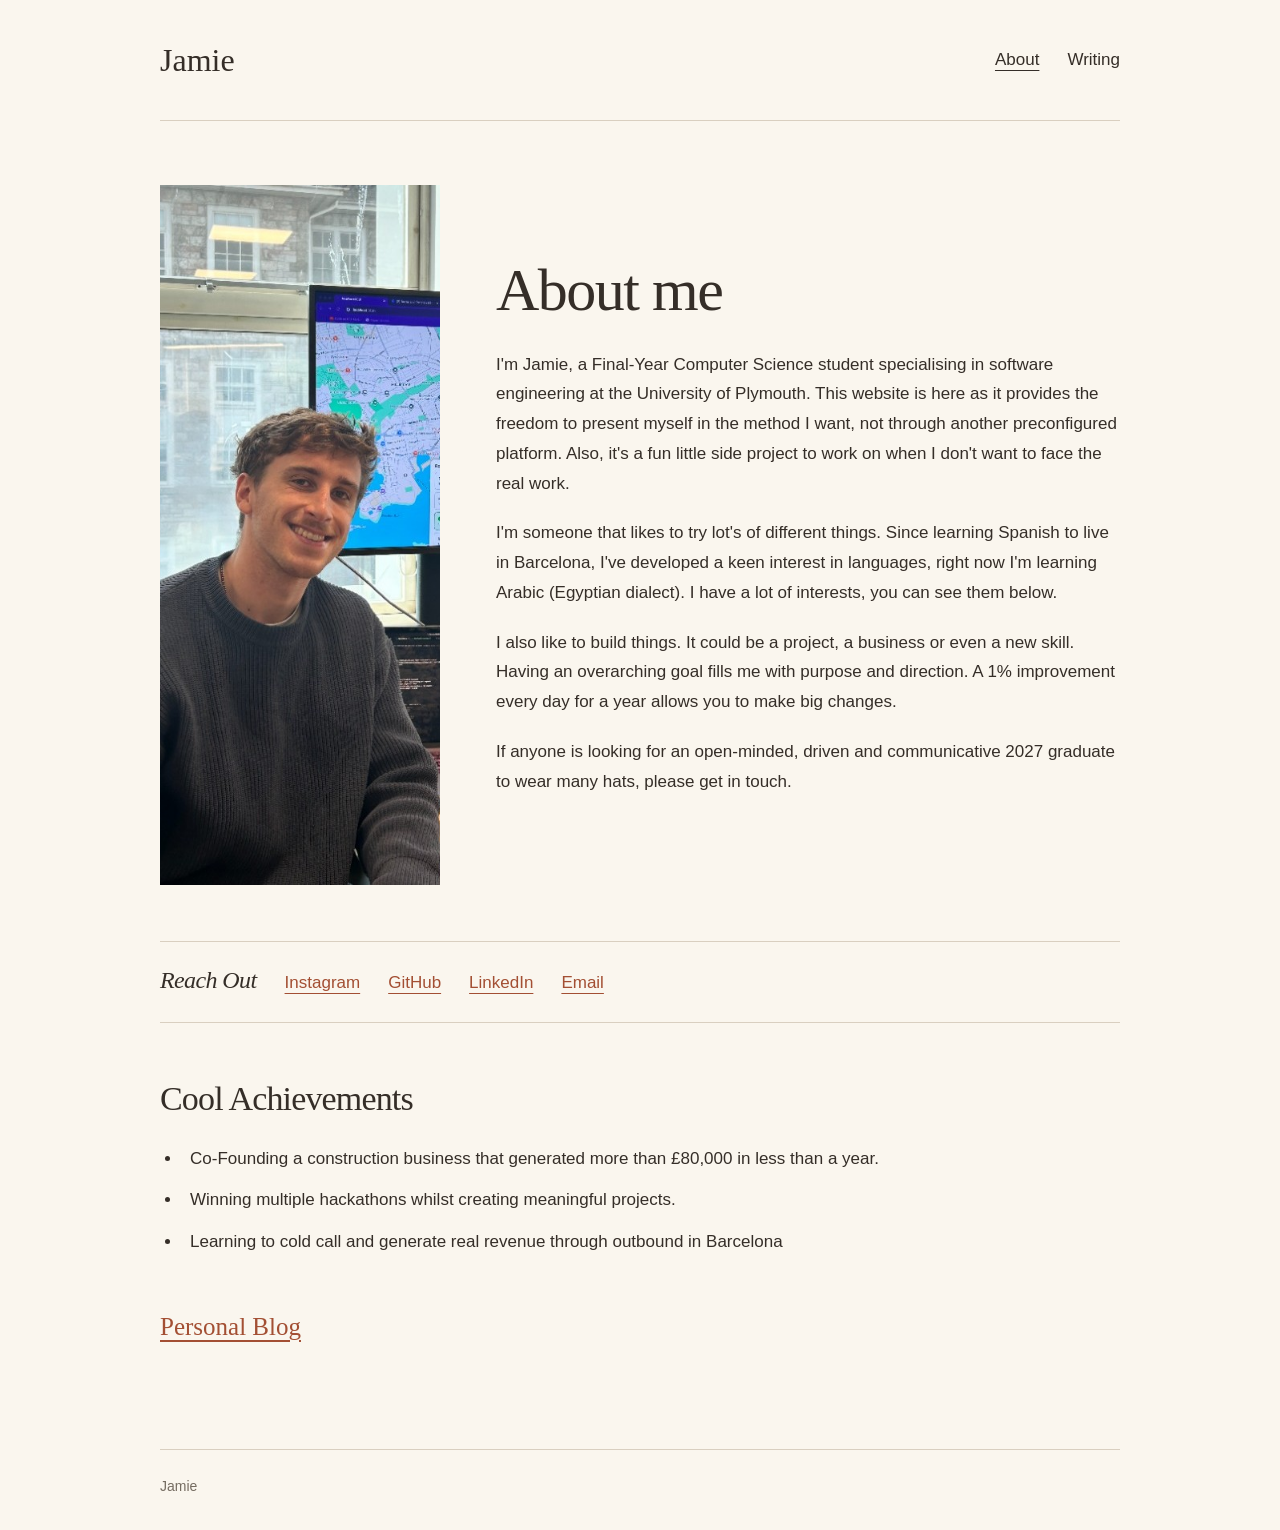
<file: index.html>
<!DOCTYPE html>
<html lang="en">
<head>
  <meta charset="UTF-8">
  <meta name="viewport" content="width=device-width, initial-scale=1">
  <meta name="description" content="About Jamie — interests, achievements and writing.">
  <title>Jamie — About</title>
  <link rel="stylesheet" href="styles.css">
</head>

<body>
  <header class="site-header container">
    <a class="site-name" href="index.html">Jamie</a>

    <nav aria-label="Main navigation">
      <a href="index.html" aria-current="page">About</a>
      <a href="writing.html">Writing</a>
    </nav>
  </header>

  <main class="container">
    <section class="about" aria-labelledby="about-title">
      <img
        class="portrait"
        src="images/portrait.jpg"
        alt="Portrait of Jamie"
        width="560"
        height="700"
      >

      <div>
        <h1 id="about-title">About me</h1>

        <p>
          I'm Jamie, a Final-Year Computer Science student specialising in software engineering at the University of Plymouth.
          This website is here as it provides the freedom to present myself in the method I want, not through another preconfigured platform.
          
          Also, it's a fun little side project to work on when I don't want to face the real work.
        </p>

        <p>
          I'm someone that likes to try lot's of different things. Since learning Spanish to live in Barcelona, I've developed a keen
          interest in languages, right now I'm learning Arabic (Egyptian dialect). I have a lot of interests, you can see them below.
        </p>

        <p>
          I also like to build things. It could be a project, a business or even a new skill. Having an overarching goal fills me with purpose 
          and direction. A 1% improvement every day for a year allows you to make big changes.
        </p>

        <p>
          If anyone is looking for an open-minded, driven and communicative 2027 graduate to wear many hats, please get in touch.
        </p>
      </div>
    </section>

    <section class="socials" aria-labelledby="social-title">
      <h2 id="social-title">Reach Out</h2>

      <ul>
        <li>
          <a href="https://www.instagram.com/jamiertowers/">
            Instagram
          </a>
        </li>
        <li>
          <a href="https://github.com/Jrtowers-prog">GitHub</a>
        </li>
        <li>
          <a href="https://www.linkedin.com/in/jamie-towers-826a49332/">
            LinkedIn
          </a>
        </li>
        <li>
          <a href="mailto:jamiertowers@icloud.com">Email</a>
        </li>
      </ul>
    </section>

    <section aria-labelledby="achievements-title">
      <h2 id="achievements-title">Cool Achievements</h2>

      <ul class="achievements">
        <li>Co-Founding a construction business that generated more than £80,000 in less than a year.</li>
        <li>Winning multiple hackathons whilst creating meaningful projects.</li>
        <li>Learning to cold call and generate real revenue through outbound in Barcelona</li>
      </ul>
    </section>

    <p class="writing-link">
      <a href="writing.html">Personal Blog</a>
    </p>
  </main>

  <footer class="site-footer container">
    <p>Jamie</p>
  </footer>
</body>
</html>
</file>
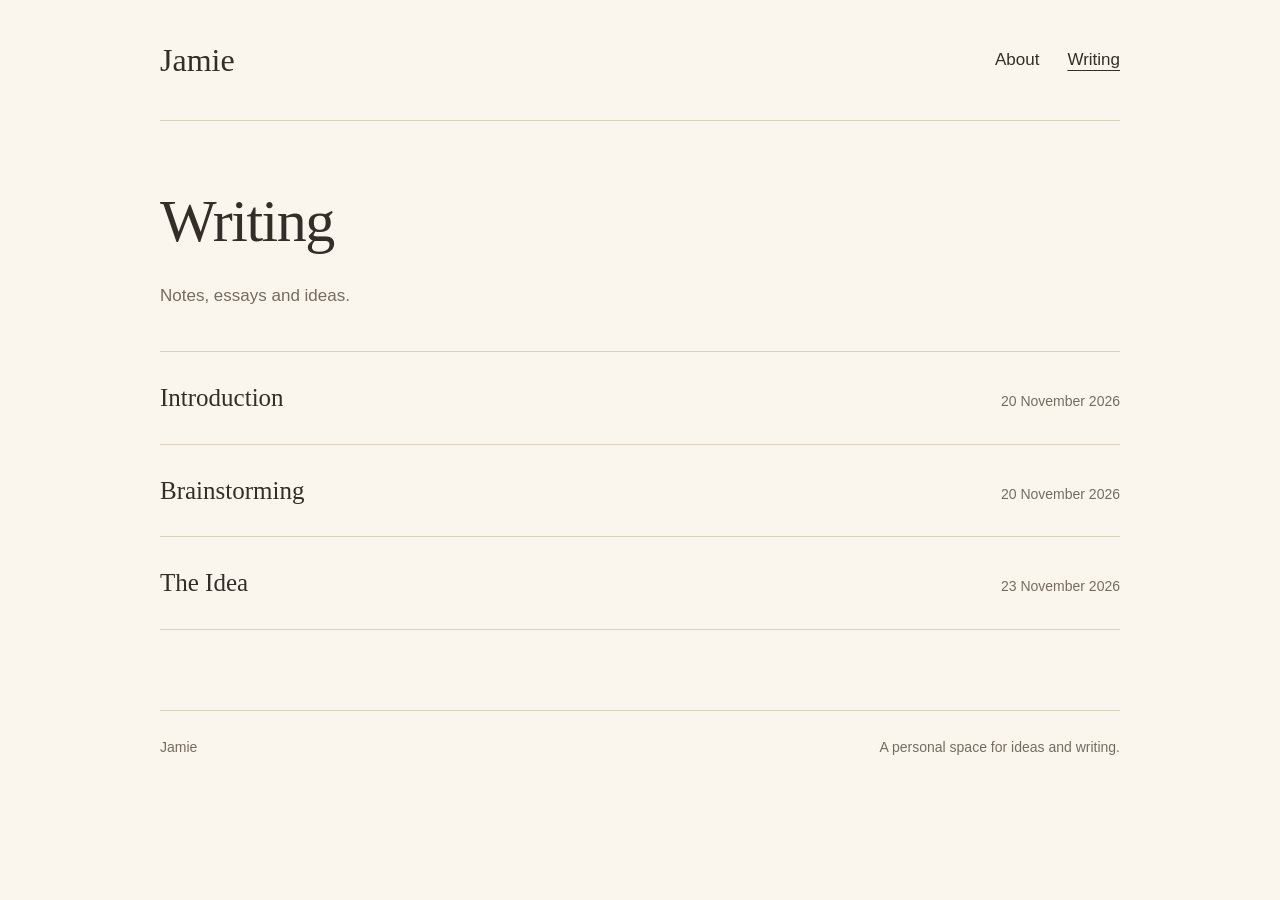
<file: writing.html>
<!DOCTYPE html>
<html lang="en">
<head>
  <meta charset="UTF-8">
  <meta name="viewport" content="width=device-width, initial-scale=1">
  <meta name="description" content="Notes, essays and ideas by Jamie.">
  <title>Jamie — Writing</title>
  <link rel="stylesheet" href="styles.css">
</head>

<body>
  <header class="site-header container">
    <a class="site-name" href="index.html">Jamie</a>

    <nav aria-label="Main navigation">
      <a href="index.html">About</a>
      <a href="writing.html" aria-current="page">Writing</a>
    </nav>
  </header>

  <main class="container">
    <h1>Writing</h1>
    <p class="page-intro">Notes, essays and ideas.</p>

    <ul class="writing-list">
      <li>
        <a href="writings/firstpost.html">
          <span class="post-title">Introduction</span>
          <time datetime="2026-11-17">20 November 2026</time>
        </a>
      </li>
      <li>
        <a href="writings/brainstorming.html">
          <span class="post-title">Brainstorming</span>
          <time datetime="2026-11-17">20 November 2026</time>
        </a>
      </li>
      <li>
        <a href="writings/theIdea.html">
          <span class="post-title">The Idea</span>
          <time datetime="2026-11-17">23 November 2026</time>
        </a>
      </li>
    </ul>
  </main>

  <footer class="site-footer container">
    <p>Jamie</p>
    <p>A personal space for ideas and writing.</p>
  </footer>
</body>
</html>
</file>
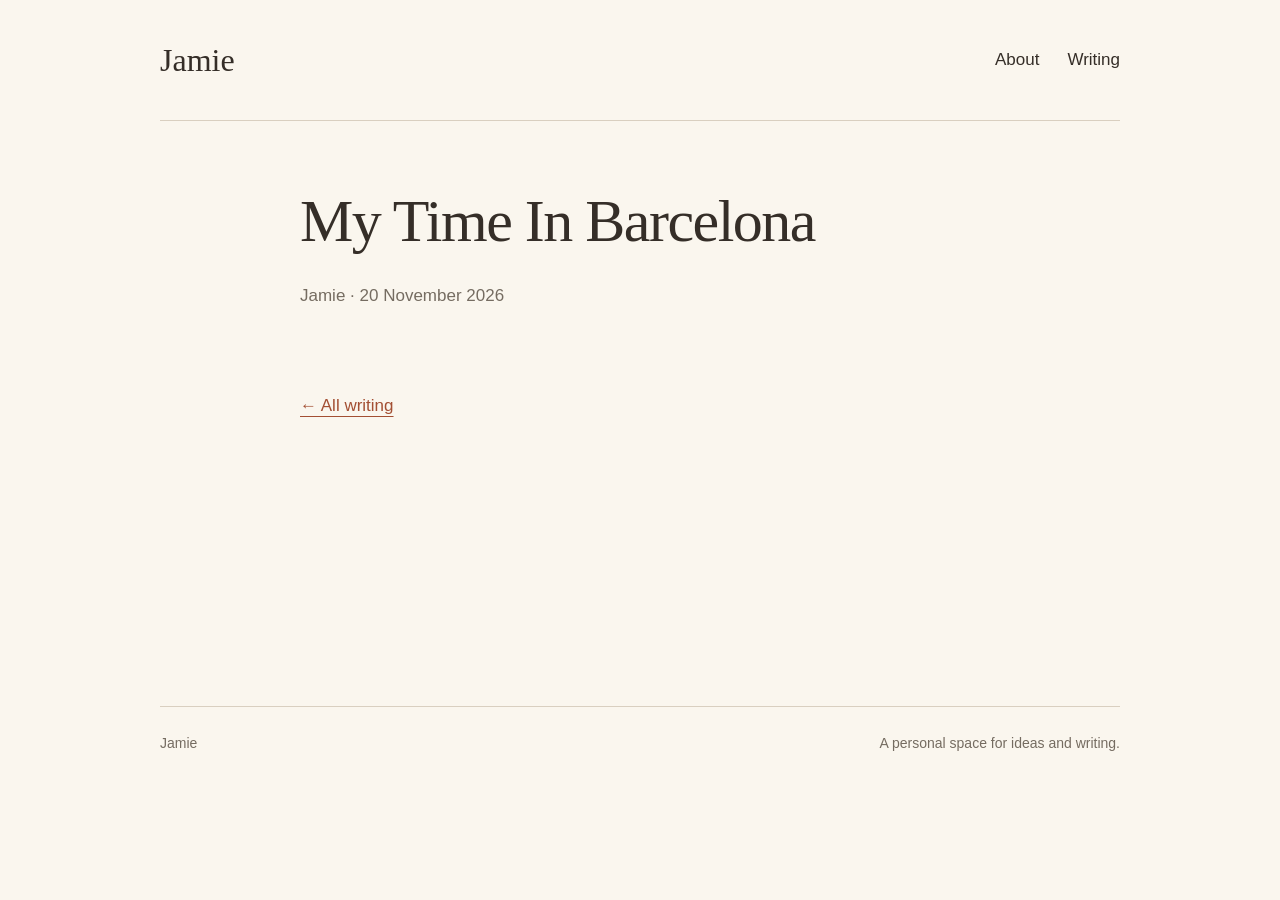
<file: writings/barcelona.html>
<!DOCTYPE html>
<html lang="en">
<head>
  <meta charset="UTF-8">
  <meta name="viewport" content="width=device-width, initial-scale=1">
  <meta name="description" content="An introductory piece by Jamie.">
  <title>Barcelona — Jamie</title>
  <link rel="stylesheet" href="../styles.css">
</head>

<body>
  <header class="site-header container">
    <a class="site-name" href="../index.html">Jamie</a>

    <nav aria-label="Main navigation">
      <a href="../index.html">About</a>
      <a href="../writing.html">Writing</a>
    </nav>
  </header>

  <main class="container">
    <article class="article">
      <header class="article-header">
        <h1>My Time In Barcelona</h1>

        <p class="article-meta">
          Jamie ·
          <time datetime="2026-11-17">20 November 2026</time>
        </p>
      </header>

      <div class="article-body">
        <p>
          
        </p>

        <p>
          
        </p>

        <p>
          
        </p>

        <p>
        </p>
      </div>

      <a class="back-link" href="../writing.html">
        ← All writing
      </a>
    </article>
  </main>

  <footer class="site-footer container">
    <p>Jamie</p>
    <p>A personal space for ideas and writing.</p>
  </footer>
</body>
</html>
</file>
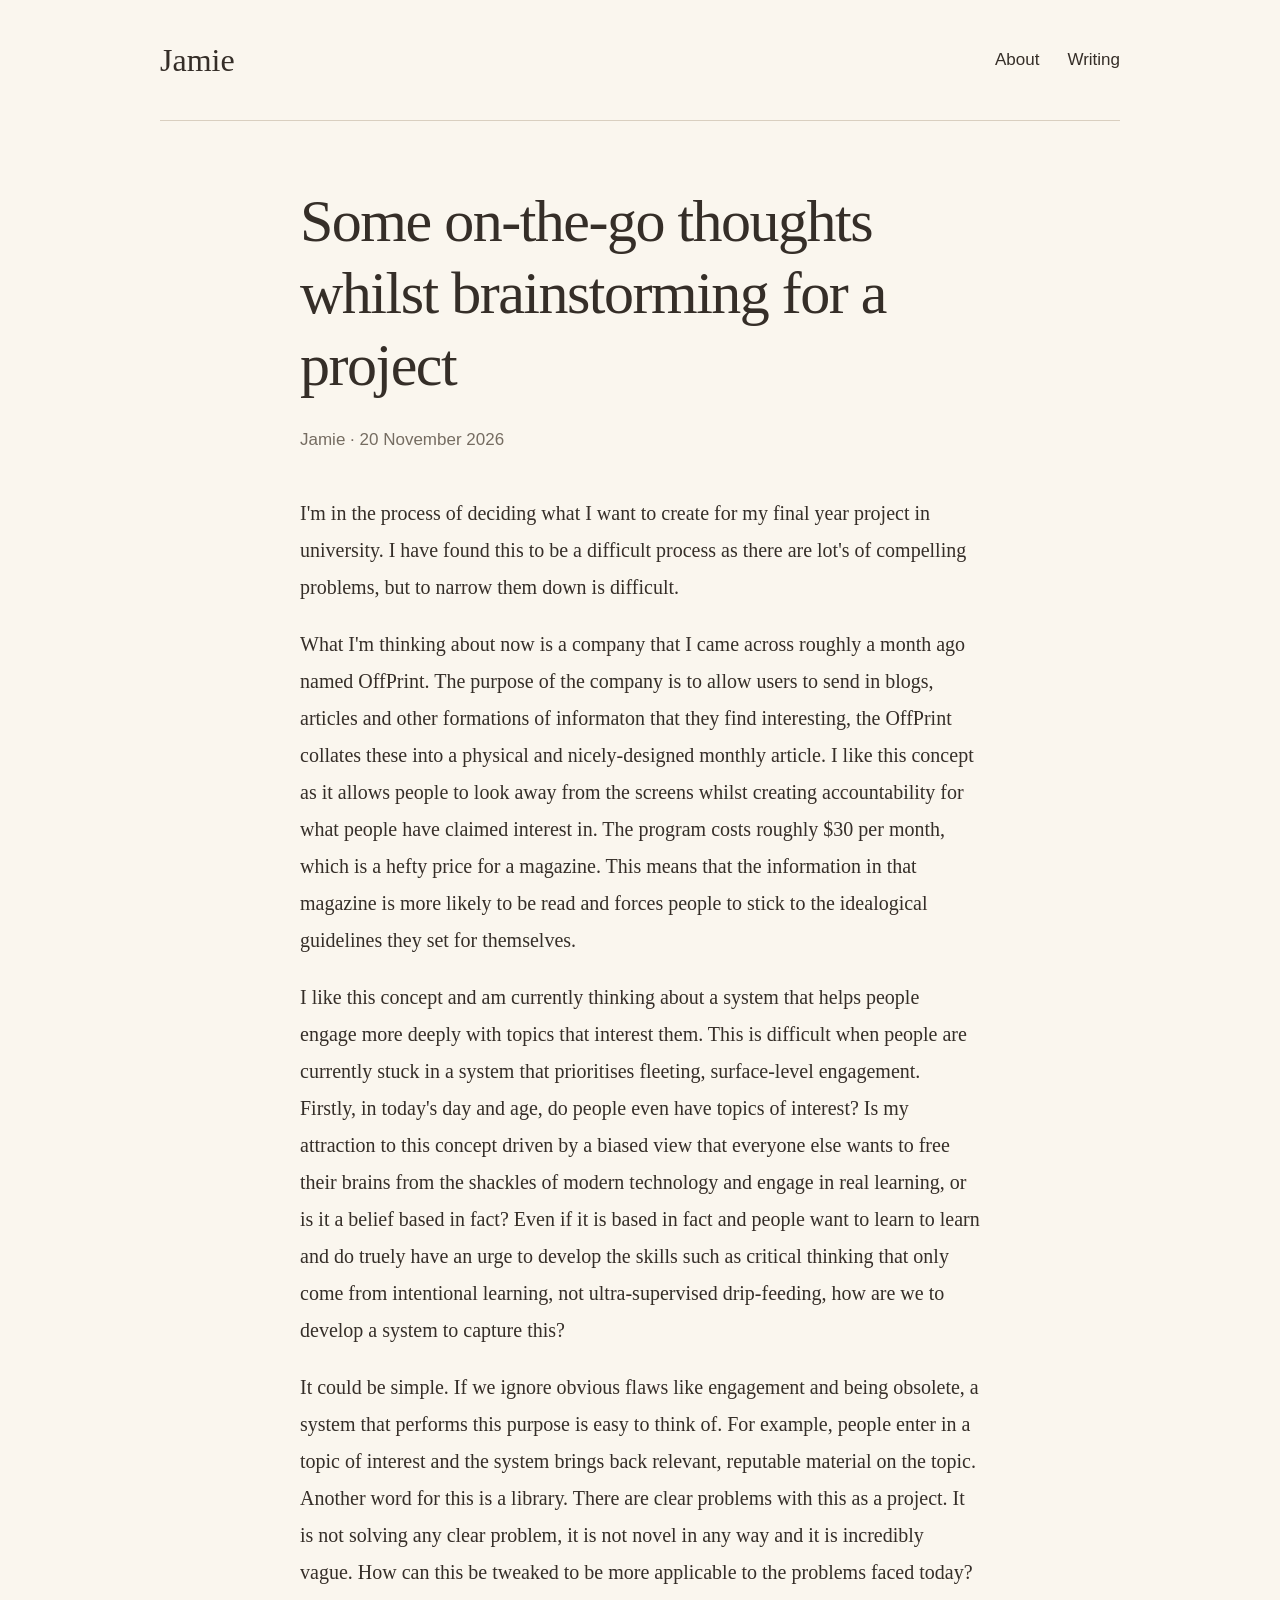
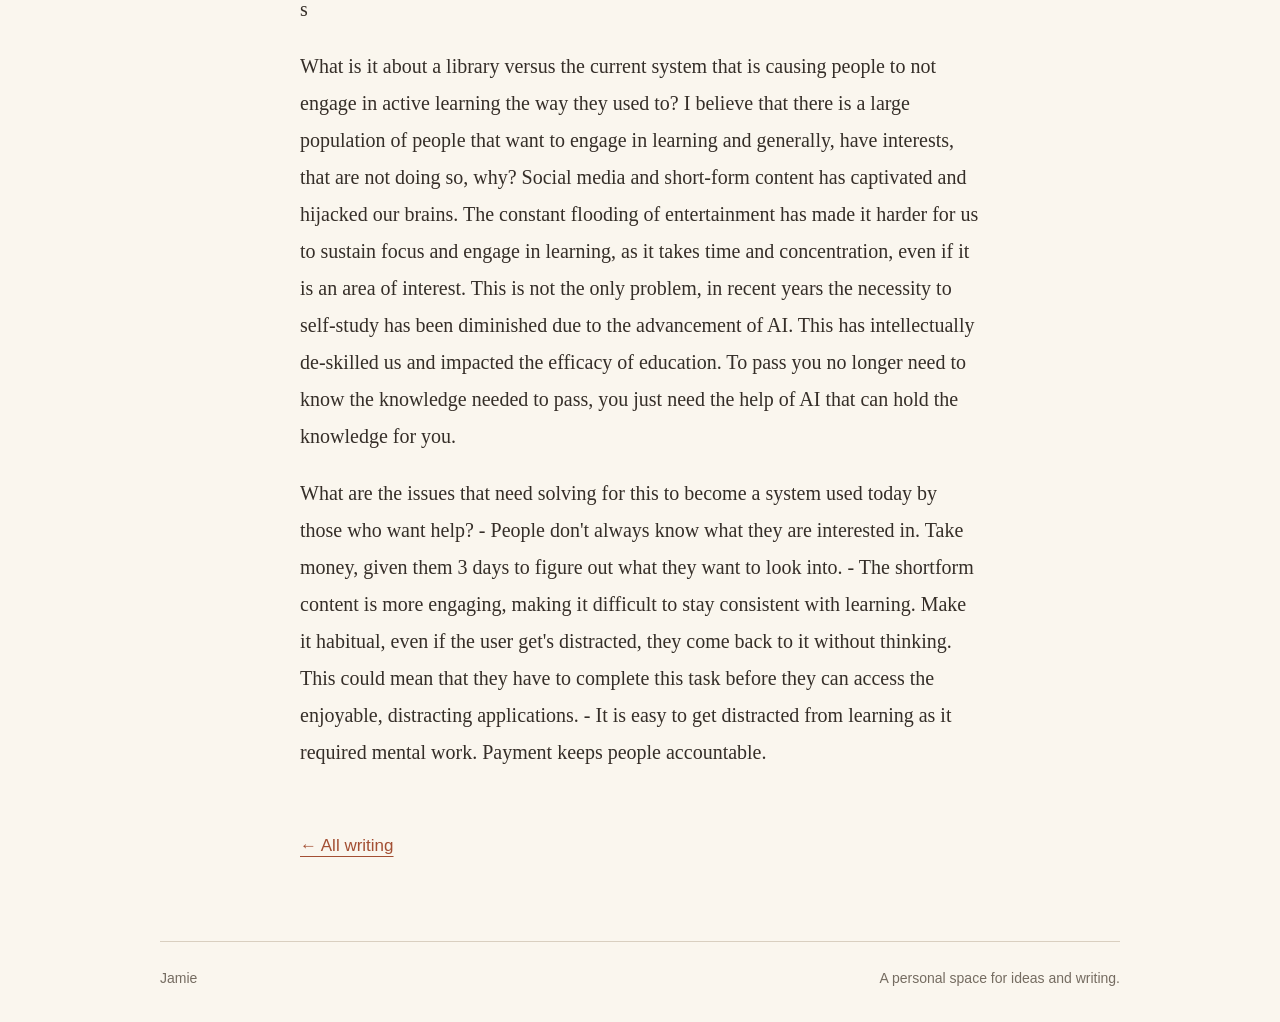
<file: writings/brainstorming.html>
<!DOCTYPE html>
<html lang="en">
<head>
  <meta charset="UTF-8">
  <meta name="viewport" content="width=device-width, initial-scale=1">
  <meta name="description" content="An introductory piece by Jamie.">
  <title>Brainstorming — Jamie</title>
  <link rel="stylesheet" href="../styles.css">
</head>

<body>
  <header class="site-header container">
    <a class="site-name" href="../index.html">Jamie</a>

    <nav aria-label="Main navigation">
      <a href="../index.html">About</a>
      <a href="../writing.html">Writing</a>
    </nav>
  </header>

  <main class="container">
    <article class="article">
      <header class="article-header">
        <h1>Some on-the-go thoughts whilst brainstorming for a project</h1>

        <p class="article-meta">
          Jamie ·
          <time datetime="2026-11-17">20 November 2026</time>
        </p>
      </header>

      <div class="article-body">
        <p>
          I'm in the process of deciding what I want to create for my final year project in university. I have found this to be a difficult process as there are lot's of 
          compelling problems, but to narrow them down is difficult.
        </p>

        <p>
          What I'm thinking about now is a company that I came across roughly a month ago named OffPrint. The purpose of the company is to allow users to send in blogs, articles and other formations of informaton that they find interesting,
          the OffPrint collates these into a physical and nicely-designed monthly article. I like this concept as it allows people to look away from the screens whilst creating accountability for what people have claimed interest in. The program costs
          roughly $30 per month, which is a hefty price for a magazine. This means that the information in that magazine is more likely to be read and forces people to stick to the idealogical guidelines they set for themselves.
        </p>

        <p>
          I like this concept and am currently thinking about a system that helps people engage more deeply with topics that interest them. This is difficult when people are currently stuck in a system that prioritises fleeting, surface-level engagement. Firstly, in today's day and age,
          do people even have topics of interest? Is my attraction to this concept driven by a biased view that everyone else wants to free their brains from the shackles of modern technology and engage in real learning, or is it a belief based in fact? Even if it is based in fact and people
          want to learn to learn and do truely have an urge to develop the skills such as critical thinking that only come from intentional learning, not ultra-supervised drip-feeding, how are we to develop a system to capture this? 
        </p>

        <p>
            It could be simple. If we ignore obvious flaws like engagement and being obsolete, a system that performs this purpose is easy to think of. For example, people enter in a topic of interest and the system brings back relevant, reputable material on the topic. Another word for this is a library.
            There are clear problems with this as a project. It is not solving any clear problem, it is not novel in any way and it is incredibly vague. How can this be tweaked to be more applicable to the problems faced today?s
        </p>

        <p>
           What is it about a library versus the current system that is causing people to not engage in active learning the way they used to? I believe that there is a large population of people that want to engage in learning and generally, have interests, that are not doing so, why?
           Social media and short-form content has captivated and hijacked our brains. The constant flooding of entertainment has made it harder for us to sustain focus and engage in learning, as it takes time and concentration, even if it is an area of interest.
           This is not the only problem, in recent years the necessity to self-study has been diminished due to the advancement of AI. This has intellectually de-skilled us and impacted the efficacy of education. To pass you no longer need to know the knowledge needed to pass, you just need the help of AI that can hold the knowledge for you.
        </p>

        <p>
          What are the issues that need solving for this to become a system used today by those who want help?

          - People don't always know what they are interested in.
              Take money, given them 3 days to figure out what they want to look into.
          
          - The shortform content is more engaging, making it difficult to stay consistent with learning.
              Make it habitual, even if the user get's distracted, they come back to it without thinking. This could mean that they have to complete 
              this task before they can access the enjoyable, distracting applications.
          
          - It is easy to get distracted from learning as it required mental work.
              Payment keeps people accountable.
        </p>
      </div>

      <a class="back-link" href="../writing.html">
        ← All writing
      </a>
    </article>
  </main>

  <footer class="site-footer container">
    <p>Jamie</p>
    <p>A personal space for ideas and writing.</p>
  </footer>
</body>
</html>
</file>
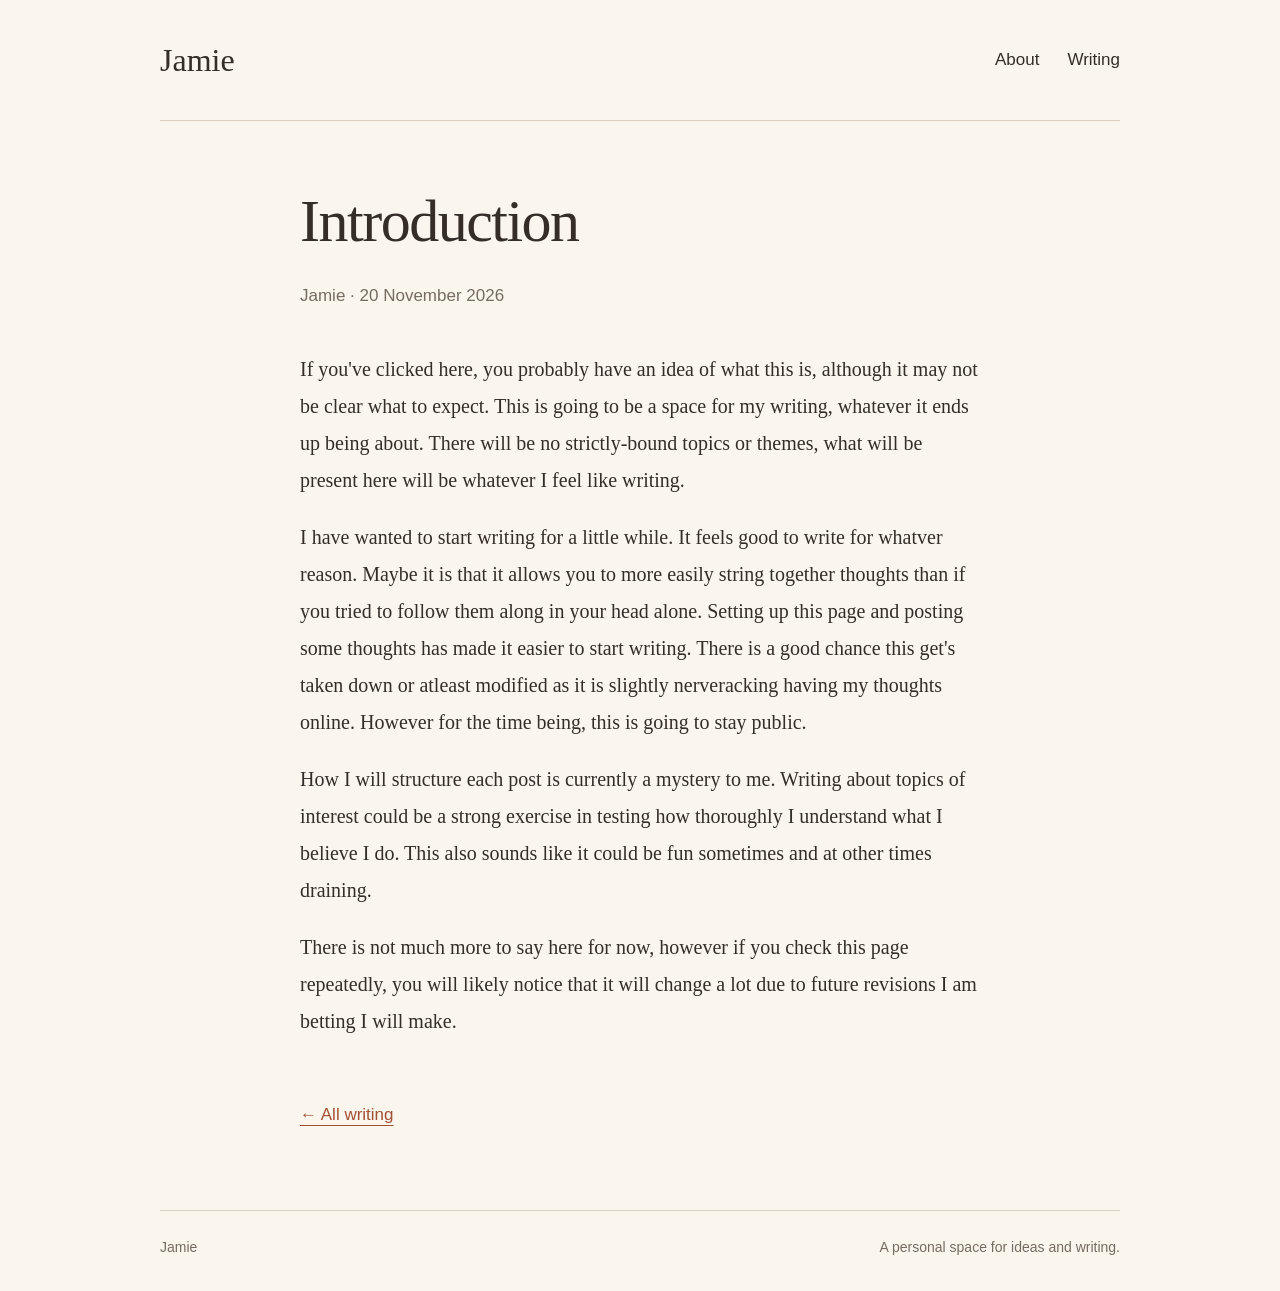
<file: writings/firstpost.html>
<!DOCTYPE html>
<html lang="en">
<head>
  <meta charset="UTF-8">
  <meta name="viewport" content="width=device-width, initial-scale=1">
  <meta name="description" content="An introductory piece by Jamie.">
  <title>Introduction — Jamie</title>
  <link rel="stylesheet" href="../styles.css">
</head>

<body>
  <header class="site-header container">
    <a class="site-name" href="../index.html">Jamie</a>

    <nav aria-label="Main navigation">
      <a href="../index.html">About</a>
      <a href="../writing.html">Writing</a>
    </nav>
  </header>

  <main class="container">
    <article class="article">
      <header class="article-header">
        <h1>Introduction</h1>

        <p class="article-meta">
          Jamie ·
          <time datetime="2026-11-17">20 November 2026</time>
        </p>
      </header>

      <div class="article-body">
        <p>
          If you've clicked here, you probably have an idea of what this is, although it may not be clear what to expect. This is going to be a space for my writing, whatever it ends up being about.
          There will be no strictly-bound topics or themes, what will be present here will be whatever I feel like writing. 
        </p>

        <p>
          I have wanted to start writing for a little while. It feels good to write for whatver reason. Maybe it is that it allows you to more easily string together thoughts than if you tried to follow them
          along in your head alone. Setting up this page and posting some thoughts has made it easier to start writing. There is a good chance this get's taken down or atleast modified as it is slightly
          nerveracking having my thoughts online. However for the time being, this is going to stay public.
        </p>

        <p>
          How I will structure each post is currently a mystery to me. Writing about topics of interest could be a strong exercise in testing how thoroughly I understand what I believe I do. This also sounds like
          it could be fun sometimes and at other times draining. 
        </p>

        <p>
          There is not much more to say here for now, however if you check this page repeatedly, you will likely notice that it will change a lot due to future revisions I am betting I will make.
        </p>
      </div>

      <a class="back-link" href="../writing.html">
        ← All writing
      </a>
    </article>
  </main>

  <footer class="site-footer container">
    <p>Jamie</p>
    <p>A personal space for ideas and writing.</p>
  </footer>
</body>
</html>
</file>
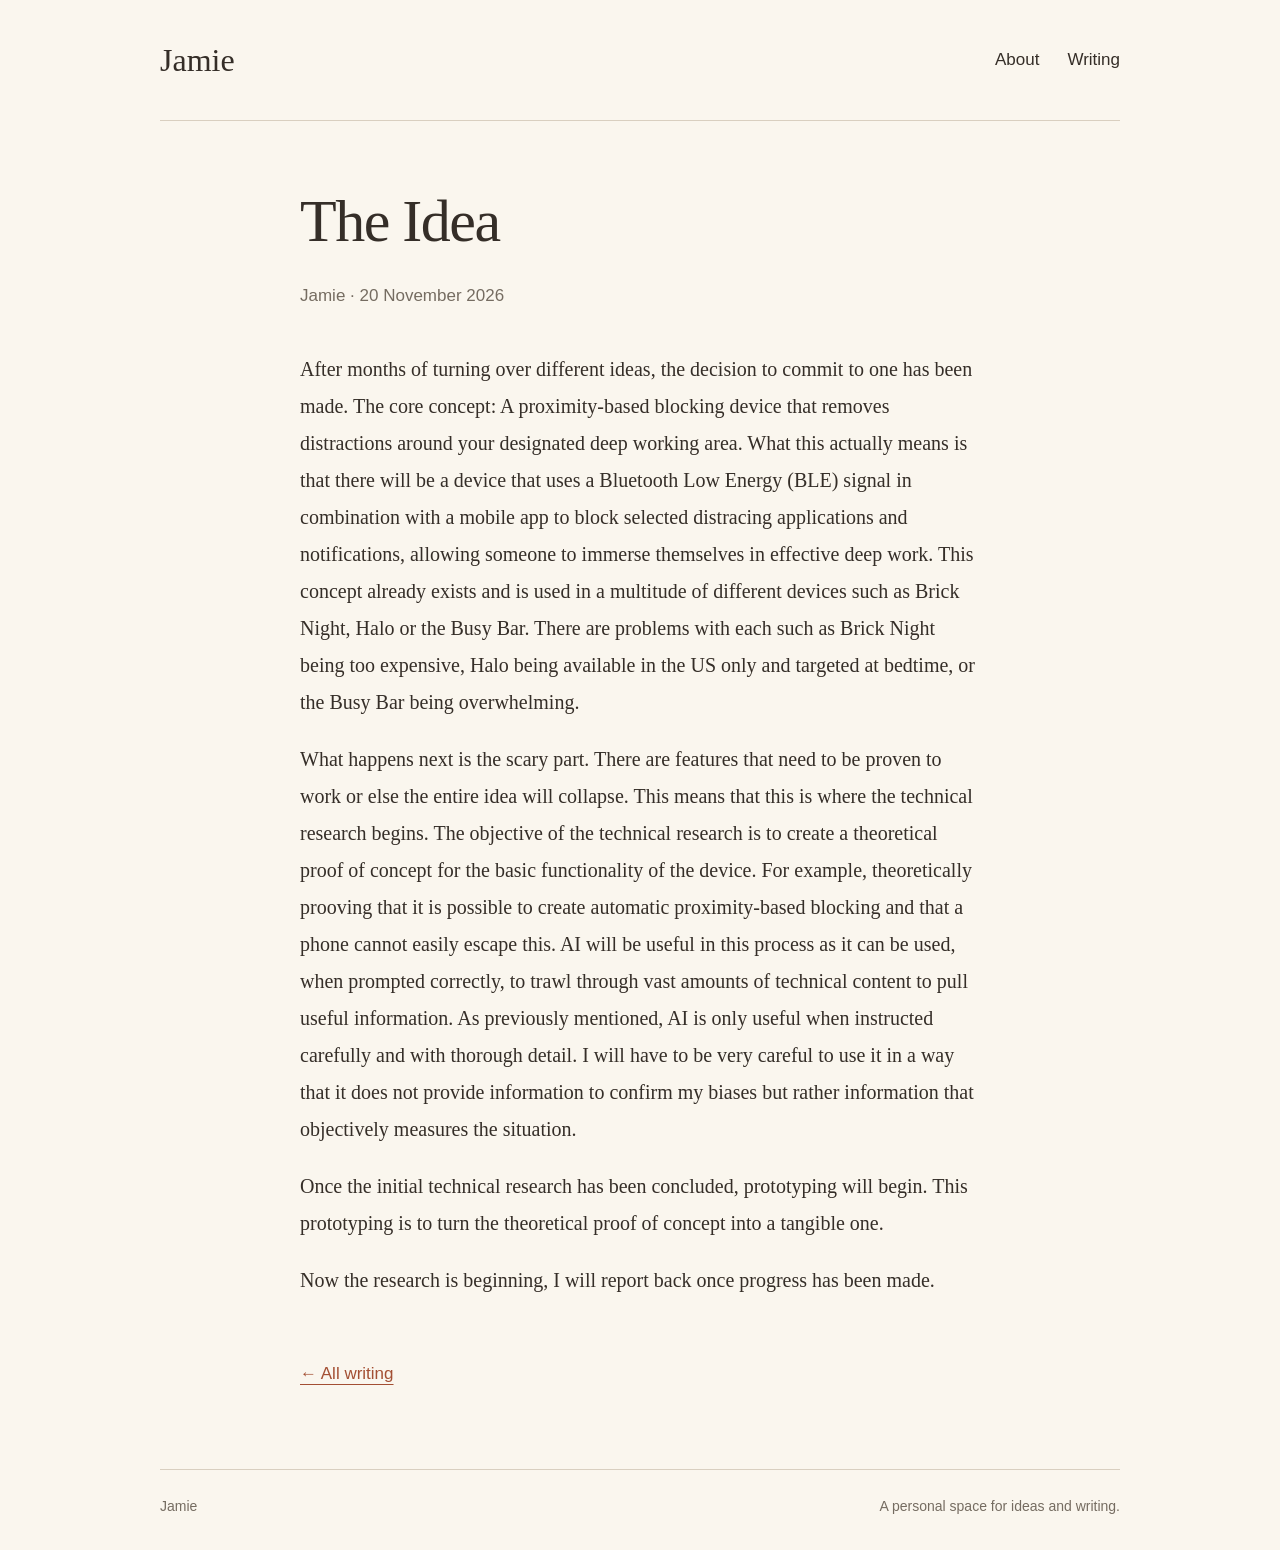
<file: writings/theIdea.html>
<!DOCTYPE html>
<html lang="en">
<head>
  <meta charset="UTF-8">
  <meta name="viewport" content="width=device-width, initial-scale=1">
  <meta name="description" content="An introductory piece by Jamie.">
  <title>The Idea — Jamie</title>
  <link rel="stylesheet" href="../styles.css">
</head>

<body>
  <header class="site-header container">
    <a class="site-name" href="../index.html">Jamie</a>

    <nav aria-label="Main navigation">
      <a href="../index.html">About</a>
      <a href="../writing.html">Writing</a>
    </nav>
  </header>

  <main class="container">
    <article class="article">
      <header class="article-header">
        <h1>The Idea</h1>

        <p class="article-meta">
          Jamie ·
          <time datetime="2026-11-17">20 November 2026</time>
        </p>
      </header>

      <div class="article-body">
        <p>
          After months of turning over different ideas, the decision to commit to one has been made. 

          The core concept: 
            A proximity-based blocking device that removes distractions around your designated deep working area.
          
          What this actually means is that there will be a device that uses a Bluetooth Low Energy (BLE) signal in combination with a mobile app to block selected distracing applications
          and notifications, allowing someone to immerse themselves in effective deep work.

          This concept already exists and is used in a multitude of different devices such as Brick Night, Halo or the Busy Bar.
          There are problems with each such as Brick Night being too expensive, Halo being available in the US only and targeted at bedtime, or the Busy Bar being overwhelming.
        </p>

        <p>
            What happens next is the scary part. There are features that need to be proven to work or else the entire idea will collapse.
            This means that this is where the technical research begins. The objective of the technical research is to create a theoretical proof of concept for the basic functionality of the device.
            For example, theoretically prooving that it is possible to create automatic proximity-based blocking and that a phone cannot easily escape this. AI will be useful in this process as it can be used, when prompted
            correctly, to trawl through vast amounts of technical content to pull useful information. As previously mentioned, AI is only useful when instructed carefully and with thorough detail. I will have to be very careful
            to use it in a way that it does not provide information to confirm my biases but rather information that objectively measures the situation.
        </p>

        <p>
            Once the initial technical research has been concluded, prototyping will begin. This prototyping is to turn the theoretical proof of concept into a tangible one.
        </p>

        <p>
            Now the research is beginning, I will report back once progress has been made.
        </p>
      </div>

      <a class="back-link" href="../writing.html">
        ← All writing
      </a>
    </article>
  </main>

  <footer class="site-footer container">
    <p>Jamie</p>
    <p>A personal space for ideas and writing.</p>
  </footer>
</body>
</html>
</file>
<file: styles.css>
:root {
  --paper: #faf6ee;
  --ink: #352e28;
  --muted: #756c61;
  --accent: #a34f33;
  --line: #d9cfc0;
}

* {
  box-sizing: border-box;
}

body {
  margin: 0;
  background: var(--paper);
  color: var(--ink);
  font-family: Arial, Helvetica, sans-serif;
  font-size: 17px;
  line-height: 1.75;
}

a {
  color: var(--accent);
  text-underline-offset: 5px;
}

a:hover {
  text-decoration-thickness: 2px;
}

a:focus-visible {
  outline: 2px solid var(--accent);
  outline-offset: 5px;
}

.container {
  width: min(960px, calc(100% - 48px));
  margin-inline: auto;
}

.site-header {
  display: flex;
  align-items: center;
  justify-content: space-between;
  gap: 24px;
  padding-block: 32px;
  border-bottom: 1px solid var(--line);
}

.site-name {
  color: var(--ink);
  font-family: Georgia, "Times New Roman", serif;
  font-size: 32px;
  text-decoration: none;
}

nav {
  display: flex;
  gap: 28px;
}

nav a {
  color: var(--ink);
  text-decoration: none;
}

nav a[aria-current="page"] {
  text-decoration: underline;
}

main {
  padding-block: 64px 80px;
  min-height: 65vh;
}

h1,
h2,
h3 {
  font-family: Georgia, "Times New Roman", serif;
  font-weight: 400;
  line-height: 1.2;
  letter-spacing: -0.025em;
}

h1 {
  margin: 0 0 24px;
  font-size: clamp(40px, 6vw, 60px);
}

h2 {
  margin: 0 0 24px;
  font-size: 34px;
}

p {
  margin: 0 0 20px;
}

.about {
  display: grid;
  grid-template-columns: 280px 1fr;
  align-items: center;
  gap: 56px;
}

.portrait {
  display: block;
  width: 100%;
  aspect-ratio: 4 / 5;
  object-fit: cover;
}

.socials {
  display: flex;
  align-items: baseline;
  flex-wrap: wrap;
  gap: 16px 28px;
  margin-block: 56px;
  padding-block: 24px;
  border-block: 1px solid var(--line);
}

.socials h2 {
  margin: 0;
  font-size: 24px;
  font-style: italic;
}

.socials ul {
  display: flex;
  flex-wrap: wrap;
  gap: 12px 28px;
  list-style: none;
  margin: 0;
  padding: 0;
}

.achievements {
  margin: 0;
  padding-left: 22px;
}

.achievements li {
  padding-left: 8px;
  margin-bottom: 12px;
}

.writing-link {
  margin-top: 48px;
  font-family: Georgia, "Times New Roman", serif;
  font-size: 25px;
}

.page-intro,
.article-meta {
  color: var(--muted);
}

.writing-list {
  list-style: none;
  margin: 40px 0 0;
  padding: 0;
  border-top: 1px solid var(--line);
}

.writing-list a {
  display: flex;
  align-items: baseline;
  justify-content: space-between;
  gap: 24px;
  padding-block: 24px;
  border-bottom: 1px solid var(--line);
  color: var(--ink);
  text-decoration: none;
}

.writing-list a:hover .post-title {
  text-decoration: underline;
  text-underline-offset: 5px;
}

.post-title {
  font-family: Georgia, "Times New Roman", serif;
  font-size: 25px;
}

.writing-list time {
  flex-shrink: 0;
  color: var(--muted);
  font-size: 14px;
}

.article {
  max-width: 680px;
  margin-inline: auto;
}

.article-header {
  margin-bottom: 40px;
}

.article-body {
  font-family: Georgia, "Times New Roman", serif;
  font-size: 20px;
  line-height: 1.85;
}

.article-body h2 {
  margin-top: 40px;
}

.back-link {
  display: inline-block;
  margin-top: 40px;
}

.site-footer {
  display: flex;
  justify-content: space-between;
  flex-wrap: wrap;
  gap: 12px;
  padding-block: 24px 32px;
  border-top: 1px solid var(--line);
  color: var(--muted);
  font-size: 14px;
}

.site-footer p {
  margin: 0;
}

@media (max-width: 700px) {
  .site-header {
    padding-block: 24px;
  }

  nav {
    gap: 20px;
  }

  main {
    padding-top: 40px;
  }

  .about {
    grid-template-columns: 1fr;
    gap: 32px;
  }

  .portrait {
    max-width: 320px;
  }

  .socials {
    margin-block: 40px;
  }

  .writing-list a {
    flex-direction: column;
    gap: 8px;
  }
}
</file>
